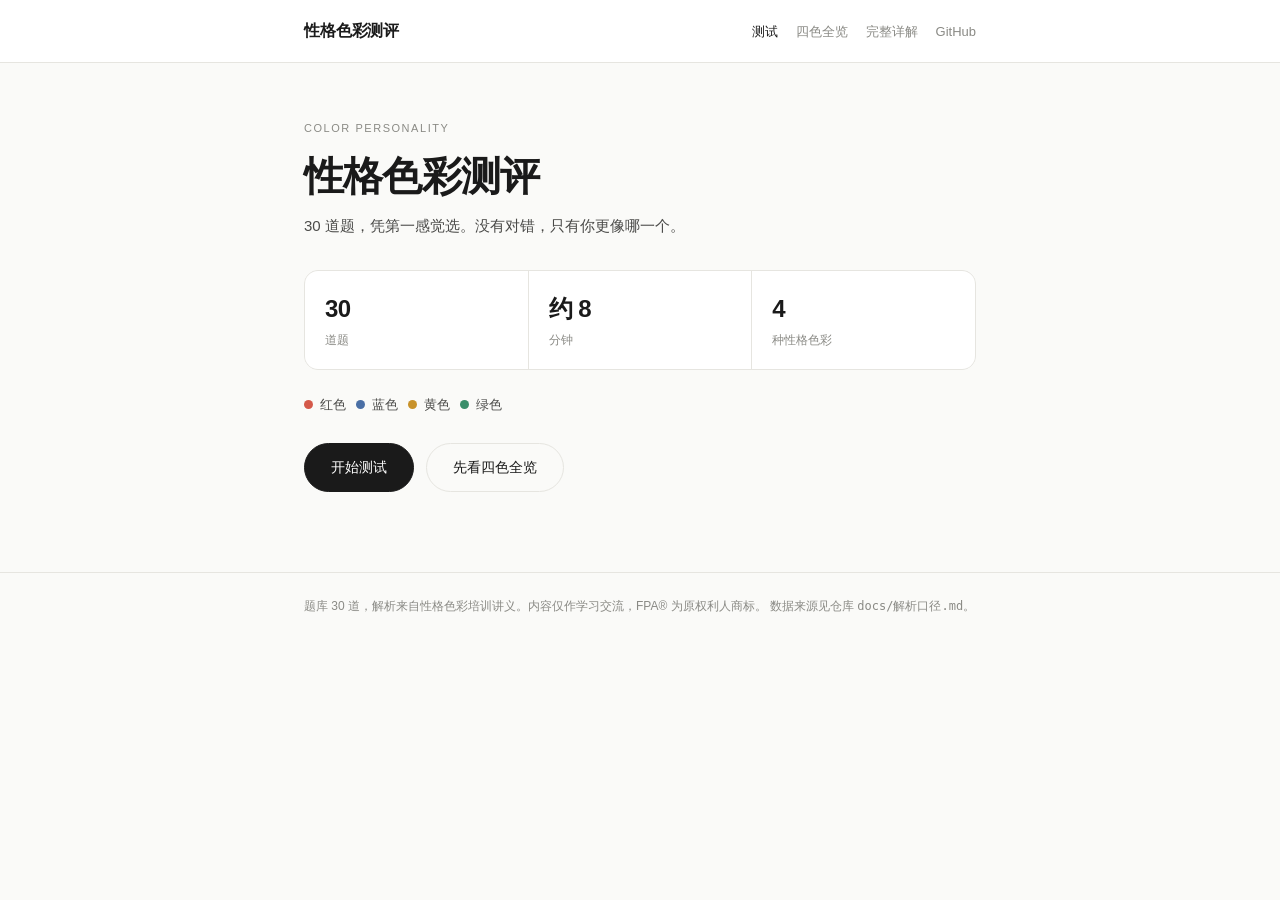
<file: index.html>
<!DOCTYPE html>
<html lang="zh-CN">
<head>
<meta charset="UTF-8">
<title>性格色彩测评 · Color Personality</title>
<meta name="description" content="30 道题测出你的性格主色，并给出完整的性格解析与协作建议。">
<link rel="icon" href="data:image/svg+xml,%3Csvg xmlns='http://www.w3.org/2000/svg' viewBox='0 0 32 32'%3E%3Ccircle cx='9' cy='9' r='6' fill='%23D4594A'/%3E%3Ccircle cx='23' cy='9' r='6' fill='%234A6FA5'/%3E%3Ccircle cx='9' cy='23' r='6' fill='%23C8922A'/%3E%3Ccircle cx='23' cy='23' r='6' fill='%233A8E6A'/%3E%3C/svg%3E">
<meta http-equiv="refresh" content="0;url=web/index.html">
</head>
<body>
<p style="font-family:-apple-system,'PingFang SC',sans-serif;padding:40px;color:#4A4A48">
  正在进入性格色彩测评……
  若没有自动跳转，<a href="web/index.html" style="color:#1A1A1A">点这里</a>。
</p>
<script>location.replace("web/index.html");</script>
</body>
</html>
</file>
<file: web/assets/style.css>
/* ============================================================
   性格色彩测评 · 样式
   配色沿用四色主色，其余为中性灰阶，避免装饰性渐变
   ============================================================ */

:root {
  --red: #D4594A;
  --blue: #4A6FA5;
  --yellow: #C8922A;
  --green: #3A8E6A;

  --bg: #FAFAF8;
  --surface: #FFFFFF;
  --ink: #1A1A1A;
  --ink-2: #4A4A48;
  --ink-3: #8A8A85;
  --line: #E6E5E0;
  --line-soft: #F0EFEB;

  --radius: 14px;
  --radius-sm: 8px;

  --font-sans: -apple-system, BlinkMacSystemFont, "SF Pro Text", "PingFang SC",
    "Hiragino Sans GB", "Microsoft YaHei", sans-serif;
  --font-display: "Outfit", -apple-system, BlinkMacSystemFont, "PingFang SC", sans-serif;

  --maxw: 720px;
}

* { box-sizing: border-box; margin: 0; padding: 0; }

html { -webkit-text-size-adjust: 100%; }

body {
  font-family: var(--font-sans);
  background: var(--bg);
  color: var(--ink);
  line-height: 1.65;
  -webkit-font-smoothing: antialiased;
  font-size: 15px;
}

.wrap {
  max-width: var(--maxw);
  margin: 0 auto;
  padding: 0 24px;
}

/* ---------- 顶部 ---------- */
.site-head {
  border-bottom: 1px solid var(--line);
  background: var(--surface);
}
.site-head .wrap {
  display: flex;
  align-items: baseline;
  justify-content: space-between;
  gap: 16px;
  padding-top: 18px;
  padding-bottom: 18px;
  flex-wrap: wrap;
}
.brand {
  font-family: var(--font-display);
  font-size: 16px;
  font-weight: 600;
  letter-spacing: -0.01em;
}
.site-nav { display: flex; gap: 18px; font-size: 13px; }
.site-nav a { color: var(--ink-3); text-decoration: none; }
.site-nav a:hover { color: var(--ink); }
.site-nav a.is-active { color: var(--ink); font-weight: 500; }

/* ---------- 视图切换 ---------- */
.view { display: none; padding: 56px 0 80px; }
.view.is-active { display: block; }

/* ---------- 通用排版 ---------- */
.eyebrow {
  font-family: var(--font-display);
  font-size: 11px;
  letter-spacing: 0.14em;
  text-transform: uppercase;
  color: var(--ink-3);
  margin-bottom: 14px;
}
h1 {
  font-family: var(--font-display);
  font-size: clamp(28px, 5vw, 40px);
  font-weight: 600;
  letter-spacing: -0.02em;
  line-height: 1.2;
  margin-bottom: 14px;
}
h2 {
  font-family: var(--font-display);
  font-size: 20px;
  font-weight: 600;
  letter-spacing: -0.01em;
  margin-bottom: 4px;
}
.lede { color: var(--ink-2); font-size: 15px; max-width: 56ch; }
.muted { color: var(--ink-3); font-size: 13px; }

.section { margin-top: 40px; }
.section-head {
  display: flex;
  align-items: baseline;
  justify-content: space-between;
  gap: 12px;
  padding-bottom: 10px;
  border-bottom: 1px solid var(--line);
  margin-bottom: 18px;
}

/* ---------- 按钮 ---------- */
.btn {
  display: inline-flex;
  align-items: center;
  gap: 8px;
  padding: 12px 26px;
  border: 1px solid var(--ink);
  background: var(--ink);
  color: #fff;
  border-radius: 999px;
  font-family: var(--font-display);
  font-size: 14px;
  font-weight: 500;
  cursor: pointer;
  text-decoration: none;
  transition: transform .2s ease, box-shadow .2s ease, opacity .2s ease;
}
.btn:hover { transform: translateY(-1px); box-shadow: 0 6px 18px rgba(0,0,0,.14); }
.btn:disabled { opacity: .45; cursor: default; transform: none; box-shadow: none; }
.btn-ghost {
  background: transparent;
  color: var(--ink);
  border-color: var(--line);
}
.btn-ghost:hover { border-color: var(--ink); box-shadow: none; }

.btn-row { display: flex; gap: 12px; flex-wrap: wrap; margin-top: 28px; }

/* ---------- 开场 ---------- */
.start-meta {
  display: grid;
  grid-template-columns: repeat(auto-fit, minmax(120px, 1fr));
  gap: 1px;
  background: var(--line);
  border: 1px solid var(--line);
  border-radius: var(--radius);
  overflow: hidden;
  margin-top: 32px;
}
.start-meta div { background: var(--surface); padding: 18px 20px; }
.start-meta dt {
  font-family: var(--font-display);
  font-size: 24px;
  font-weight: 600;
  letter-spacing: -0.02em;
}
.start-meta dd { font-size: 12px; color: var(--ink-3); margin-top: 2px; }

.color-chips { display: flex; gap: 10px; margin-top: 24px; flex-wrap: wrap; }
.chip {
  display: inline-flex;
  align-items: center;
  gap: 7px;
  font-size: 13px;
  color: var(--ink-2);
}
.dot { width: 9px; height: 9px; border-radius: 50%; display: inline-block; }

/* ---------- 答题 ---------- */
.progress {
  position: sticky;
  top: 0;
  z-index: 10;
  background: rgba(250,250,248,.94);
  backdrop-filter: saturate(150%) blur(8px);
  border-bottom: 1px solid var(--line-soft);
  padding: 12px 0;
  margin-bottom: 32px;
}
.progress-row {
  display: flex;
  align-items: center;
  justify-content: space-between;
  font-size: 12px;
  color: var(--ink-3);
  margin-bottom: 8px;
}
.progress-num { font-family: var(--font-display); color: var(--ink); font-weight: 500; }
.bar { height: 2px; background: var(--line); overflow: hidden; }
.bar span { display: block; height: 100%; width: 0; background: var(--ink); transition: width .3s ease; }

.q-text {
  font-family: var(--font-display);
  font-size: clamp(18px, 3.2vw, 23px);
  font-weight: 500;
  letter-spacing: -0.01em;
  line-height: 1.45;
  margin-bottom: 26px;
}

.options { display: flex; flex-direction: column; gap: 10px; }
.opt {
  display: flex;
  gap: 14px;
  align-items: flex-start;
  width: 100%;
  text-align: left;
  padding: 16px 18px;
  background: var(--surface);
  border: 1px solid var(--line);
  border-radius: var(--radius-sm);
  cursor: pointer;
  font-family: inherit;
  font-size: 14.5px;
  line-height: 1.6;
  color: var(--ink);
  transition: border-color .18s ease, background .18s ease, transform .18s ease;
}
.opt:hover { border-color: var(--ink-3); transform: translateX(2px); }
.opt.is-picked { border-color: var(--pick); background: var(--pick-soft); }
.opt-key {
  flex: none;
  width: 22px;
  height: 22px;
  border-radius: 50%;
  border: 1px solid var(--line);
  display: grid;
  place-items: center;
  font-family: var(--font-display);
  font-size: 11px;
  font-weight: 600;
  color: var(--ink-3);
  margin-top: 2px;
}
.opt.is-picked .opt-key { border-color: var(--pick); background: var(--pick); color: #fff; }

.q-nav { display: flex; justify-content: space-between; margin-top: 24px; }
.link-btn {
  background: none;
  border: none;
  color: var(--ink-3);
  font-family: inherit;
  font-size: 13px;
  cursor: pointer;
  padding: 4px 0;
}
.link-btn:hover { color: var(--ink); }
.link-btn:disabled { opacity: .35; cursor: default; }

/* ---------- 结果 ---------- */
.hero { text-align: left; }
.hero-badge {
  display: inline-flex;
  align-items: center;
  gap: 10px;
  padding: 7px 16px 7px 12px;
  border-radius: 999px;
  background: var(--pick-soft);
  border: 1px solid var(--pick-line);
  color: var(--pick);
  font-family: var(--font-display);
  font-size: 13px;
  font-weight: 600;
  margin-bottom: 18px;
}
.hero-title {
  font-family: var(--font-display);
  font-size: clamp(38px, 8vw, 64px);
  font-weight: 600;
  letter-spacing: -0.03em;
  line-height: 1.05;
  color: var(--pick);
}
.hero-motto {
  font-size: 16px;
  color: var(--ink-2);
  margin-top: 12px;
  font-style: italic;
}

.ratio-list { display: flex; flex-direction: column; gap: 12px; }
.ratio {
  display: grid;
  grid-template-columns: 54px 1fr 62px;
  align-items: center;
  gap: 12px;
  font-size: 13px;
}
.ratio-name { color: var(--ink-2); }
.ratio-bar { height: 6px; background: var(--line-soft); border-radius: 999px; overflow: hidden; }
.ratio-bar i { display: block; height: 100%; width: 0; border-radius: 999px; transition: width .8s cubic-bezier(.2,.8,.2,1); }
.ratio-val { font-family: var(--font-display); text-align: right; color: var(--ink-3); }

.facts {
  display: grid;
  grid-template-columns: repeat(auto-fit, minmax(200px, 1fr));
  gap: 1px;
  background: var(--line);
  border: 1px solid var(--line);
  border-radius: var(--radius);
  overflow: hidden;
}
.fact { background: var(--surface); padding: 18px 20px; }
.fact dt { font-size: 11px; letter-spacing: .1em; text-transform: uppercase; color: var(--ink-3); }
.fact dd { font-size: 15px; margin-top: 5px; }

.two-col { display: grid; grid-template-columns: 1fr 1fr; gap: 14px; }
@media (max-width: 620px) { .two-col { grid-template-columns: 1fr; } }

.panel {
  background: var(--surface);
  border: 1px solid var(--line);
  border-radius: var(--radius);
  padding: 20px;
}
.panel h3 {
  font-family: var(--font-display);
  font-size: 14px;
  font-weight: 600;
  margin-bottom: 14px;
  display: flex;
  align-items: center;
  gap: 8px;
}
.panel.accent { border-color: var(--pick-line); }
.panel.warn h3 { color: var(--ink-2); }

.tags { display: flex; flex-wrap: wrap; gap: 7px; }
.tag {
  font-size: 13px;
  padding: 5px 12px;
  border-radius: 999px;
  background: var(--line-soft);
  color: var(--ink-2);
}
.tag.pick { background: var(--pick-soft); color: var(--pick); }

.list { list-style: none; display: flex; flex-direction: column; gap: 9px; }
.list li {
  font-size: 14px;
  color: var(--ink-2);
  padding-left: 16px;
  position: relative;
  line-height: 1.6;
}
.list li::before {
  content: "";
  position: absolute;
  left: 0;
  top: 9px;
  width: 5px;
  height: 5px;
  border-radius: 50%;
  background: var(--ink-3);
}
.list.pick li::before { background: var(--pick); }

.figure { display: flex; gap: 14px; align-items: flex-start; }
.figure-name {
  font-family: var(--font-display);
  font-size: 15px;
  font-weight: 600;
  flex: none;
  min-width: 60px;
}
.figure-desc { font-size: 13.5px; color: var(--ink-2); line-height: 1.65; }

.sub-block + .sub-block { margin-top: 16px; padding-top: 16px; border-top: 1px solid var(--line-soft); }
.sub-block h4 {
  font-size: 12px;
  letter-spacing: .06em;
  color: var(--ink-3);
  font-weight: 500;
  margin-bottom: 8px;
}

/* ---------- 四色全览 ---------- */
.color-grid { display: grid; gap: 14px; grid-template-columns: repeat(auto-fit, minmax(300px, 1fr)); }
.color-card {
  background: var(--surface);
  border: 1px solid var(--line);
  border-left: 3px solid var(--pick);
  border-radius: var(--radius);
  padding: 22px;
}
.color-card .cc-head { display: flex; align-items: baseline; gap: 10px; margin-bottom: 4px; }
.color-card .cc-name {
  font-family: var(--font-display);
  font-size: 22px;
  font-weight: 600;
  color: var(--pick);
}
.color-card .cc-motto { font-size: 13px; color: var(--ink-3); font-style: italic; }
.color-card .cc-meta { font-size: 13.5px; color: var(--ink-2); margin: 12px 0; }

/* ---------- 页脚 ---------- */
.site-foot {
  border-top: 1px solid var(--line);
  padding: 24px 0 40px;
  font-size: 12px;
  color: var(--ink-3);
}
.site-foot a { color: var(--ink-3); }

@media (prefers-reduced-motion: reduce) {
  * { transition: none !important; animation: none !important; }
}
</file>
